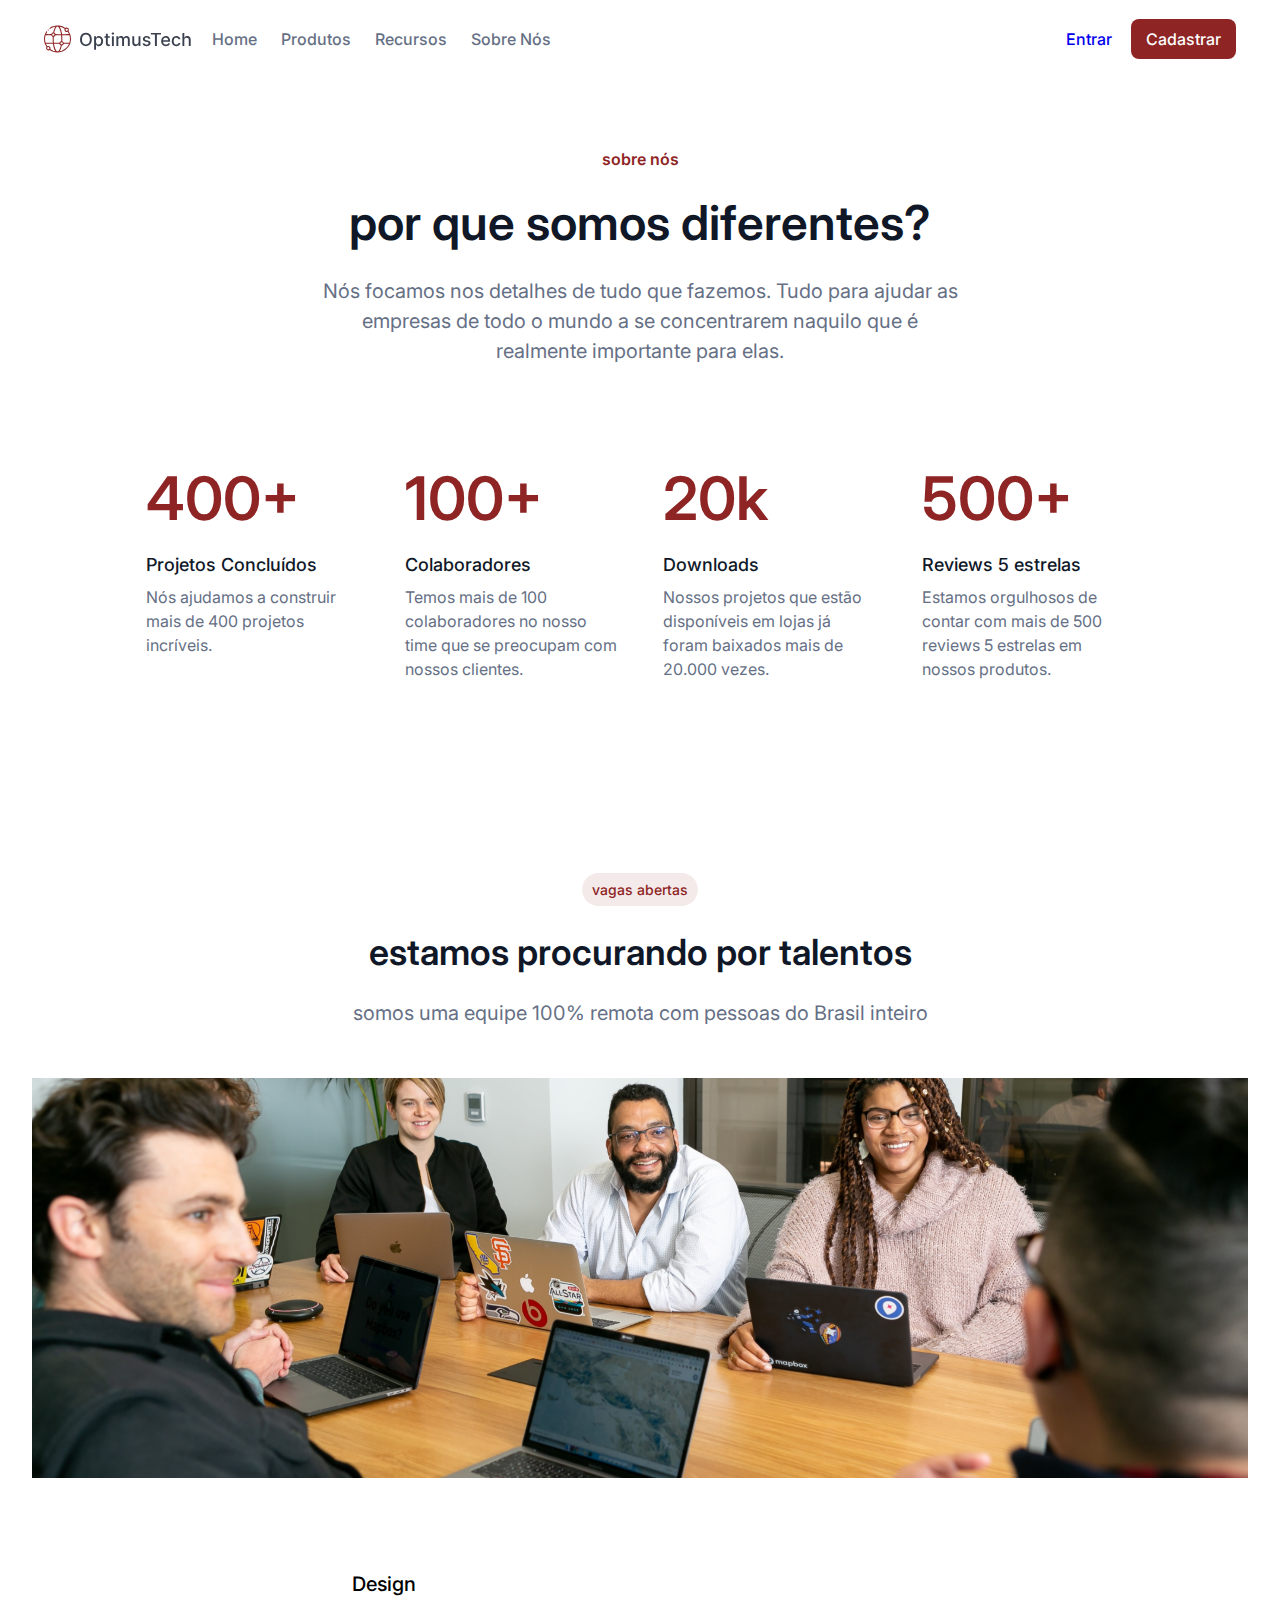
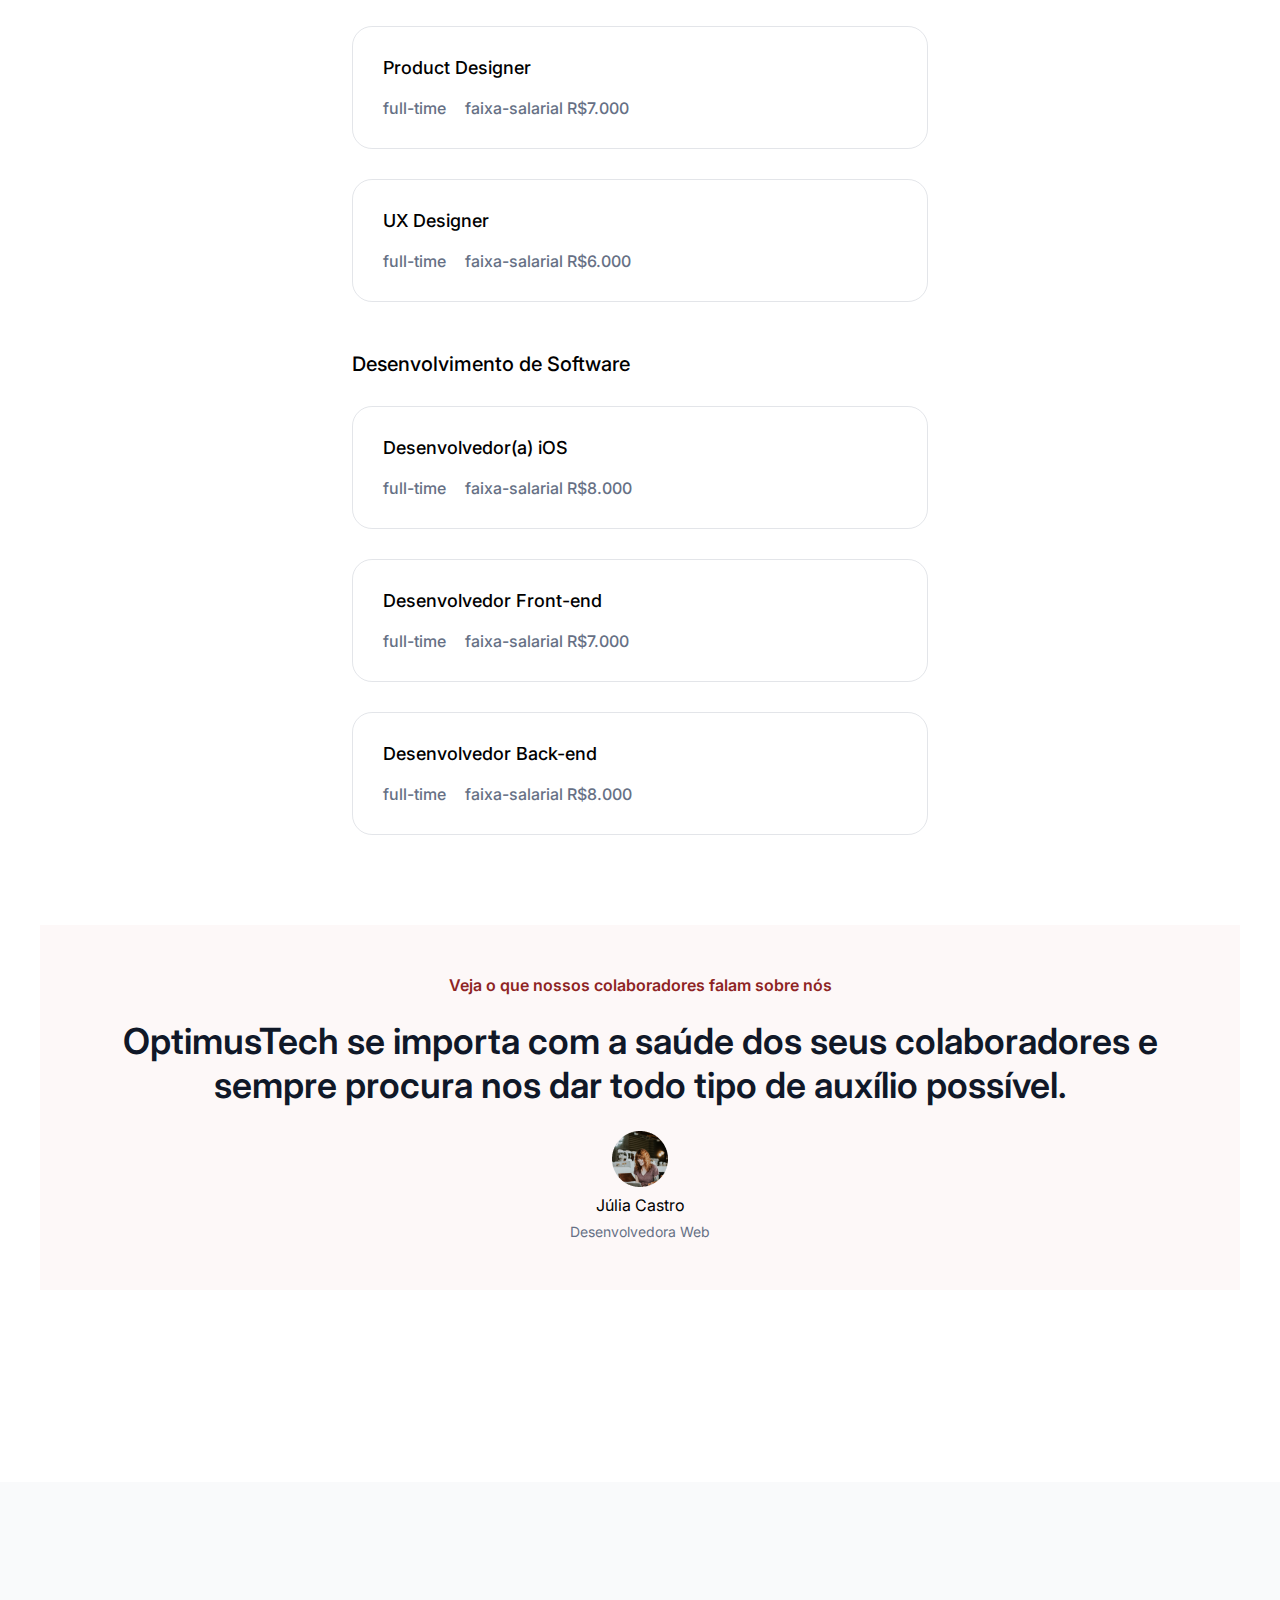
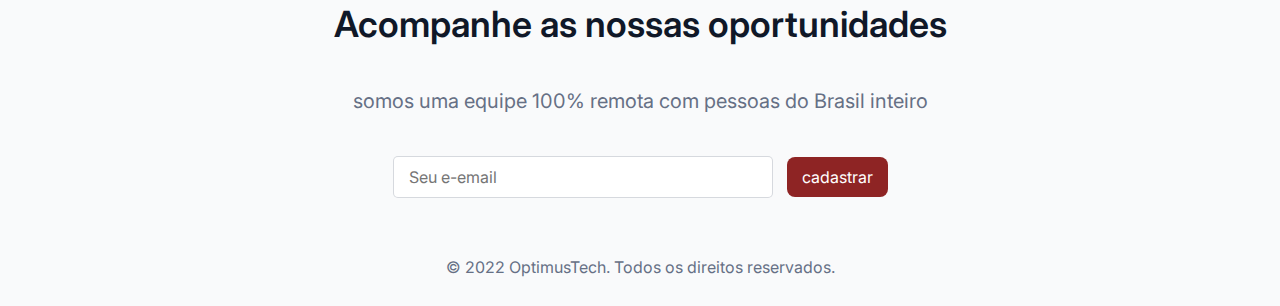
<file: 7days/index.html>
<!DOCTYPE html>
<html lang="pt-br">

<head>

    <meta charset="UTF-8">
    <meta name="viewport" content="width=device-width, initial-scale=1.0">

    <link rel="stylesheet" href="styles.css">

    <link rel="preconnect" href="https://fonts.googleapis.com">
    <link rel="preconnect" href="https://fonts.gstatic.com" crossorigin>
    <link href="https://fonts.googleapis.com/css2?family=Inter:wght@100;200;300;400;500;600;700;800;900&display=swap"
        rel="stylesheet">

    <title>optimus tech</title>

</head>

<body>
    <nav>

        <img src="images/_Button base.svg" alt="logotipo empresa">

        <div class="paginas">
            <a href="#">home</a>
            <a href="#">produtos</a>
            <a href="#">recursos</a>
            <a href="#">sobre nós</a>
        </div>

        <div class="botoes">
            <a href="#">entrar</a>
            <a href="#" id="cadastrar">cadastrar</a>
        </div>

    </nav>

    <div class="box">
        <h2 class="box__tag">sobre nós</h2>

        <span class="box__title">por que somos diferentes?</span>

        <p class="box__description">
            Nós focamos nos detalhes de tudo que fazemos. Tudo para ajudar as empresas de todo o mundo a se concentrarem
            naquilo que é realmente importante para elas.
        </p>
    </div>

    <section class="container__metrics">
        <div class="card">
            <h3 class="card__number">400+</h3>
            <span class="card__title">Projetos Concluídos</span>
            <p class="card__description">Nós ajudamos a construir mais de 400 projetos incríveis.</p>
        </div>

        <div class="card">
            <h3 class="card__number">100+</h3>
            <span class="card__title">Colaboradores</span>
            <p class="card__description">Temos mais de 100 colaboradores no nosso time que se preocupam com nossos
                clientes.</p>
        </div>

        <div class="card">
            <h3 class="card__number">20k</h3>
            <span class="card__title">Downloads</span>
            <p class="card__description">Nossos projetos que estão disponíveis em lojas já foram baixados mais de 20.000
                vezes.</p>
        </div>

        <div class="card">
            <h3 class="card__number">500+</h3>
            <span class="card__title">Reviews 5 estrelas</span>
            <p class="card__description">Estamos orgulhosos de contar com mais de 500 reviews 5 estrelas em nossos
                produtos.</p>
        </div>
    </section>

    <section class="jobsList">
        <div class="box">
            <h2 class="box__tag">vagas abertas</h2>
            <span class="box__title">estamos procurando por talentos</span>
            <p class="box__description">somos uma equipe 100% remota com pessoas do Brasil inteiro</p>
        </div>

        <img src="images/jobsImg.svg" alt="">

        <div class="vagas">

            <div>
                <span class="vagas__area">Design</span>

                <div class="vaga vaga1">
                    <span class="vaga__title">Product Designer</span>
                    <div class="vaga__description">
                        <span>full-time</span>
                        <span>faixa-salarial R$7.000</span>
                    </div>
                </div>

                <div class="vaga vaga2">
                    <span class="vaga__title">UX Designer</span>
                    <div class="vaga__description">
                        <span>full-time</span>
                        <span>faixa-salarial R$6.000</span>
                    </div>
                </div>

                <div class="vagas__area">
                    <span class="vagas__area">Desenvolvimento de Software</span>

                    <div class="vaga">
                        <span class="vaga__title">Desenvolvedor(a) iOS</span>
                        <div class="vaga__description">
                            <span>full-time</span>
                            <span>faixa-salarial R$8.000</span>
                        </div>
                    </div>

                    <div class="vaga">
                        <span class="vaga__title">Desenvolvedor Front-end</span>
                        <div class="vaga__description">
                            <span>full-time</span>
                            <span>faixa-salarial R$7.000</span>
                        </div>

                    </div>

                    <div class="vaga">
                        <span class="vaga__title">Desenvolvedor Back-end</span>
                        <div class="vaga__description">
                            <span>full-time</span>
                            <span>faixa-salarial R$8.000</span>
                        </div>

                    </div>
                </div>
            </div>
    </section>


    <section class="collab">
        <div class="box">
            <h2 class="box__tag">Veja o que nossos colaboradores falam sobre nós</h2>

            <span class="box__title">OptimusTech se importa com a saúde dos seus colaboradores e sempre procura nos dar
                todo tipo de auxílio possível.</span>

            <div class="dev">
                <img src="images/Avatar.png" alt="foto mulher ruiva sorrindo enquanto trabalha">
                <span id="dev__title">Júlia Castro</span>
                <span id="dev__subtitle">Desenvolvedora Web</span>
            </div>


        </div>
    </section>

    <section class="subscribe">
       

        <span class="box__title">Acompanhe as nossas oportunidades<span>
            
        <p class="box__description">somos uma equipe 100% remota com pessoas do Brasil inteiro</p>
        
        <form>
            
            <input type="email" placeholder="Seu e-email">
            <button>cadastrar</button>
        </form>

        <span id="direitos">© 2022 OptimusTech. Todos os direitos reservados.</span>
    </section>



</body>

</html>
</file>
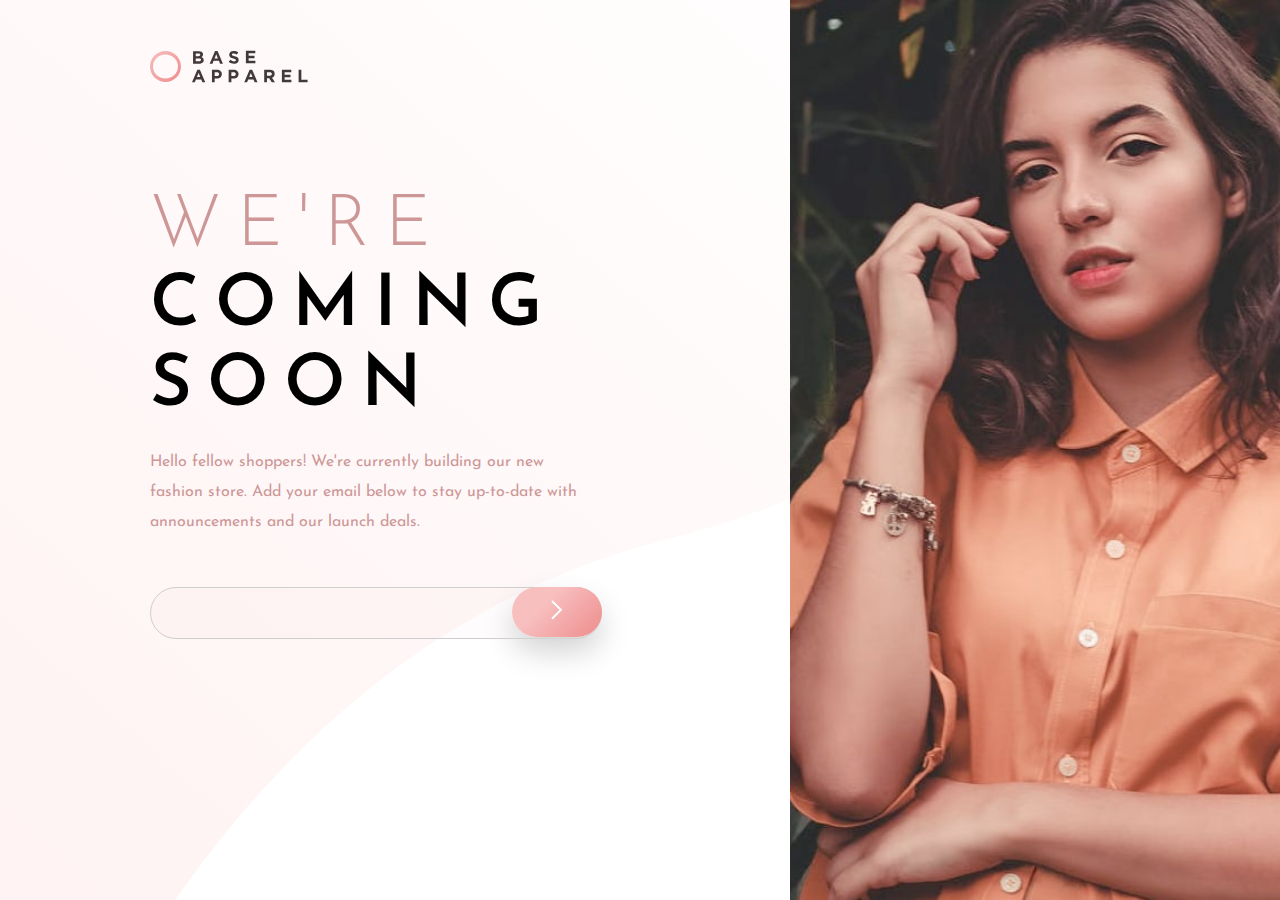
<file: base-apparel-coming-soon-master/base-apparel-coming-soon-master/index.html>
<!DOCTYPE html>
<html lang="en">

<head>
  <meta charset="UTF-8">
  <meta name="viewport" content="width=device-width, initial-scale=1.0">
  <!-- displays site properly based on user's device -->

  <link rel="icon" type="image/png" sizes="32x32" href="./images/favicon-32x32.png">

  <link rel="preconnect" href="https://fonts.googleapis.com">
  <link rel="preconnect" href="https://fonts.gstatic.com" crossorigin>
  <link href="https://fonts.googleapis.com/css2?family=Josefin+Sans:wght@300;400;600&display=swap" rel="stylesheet">

  <link rel="stylesheet" href="style.css">

  <title>Frontend Mentor | Base Apparel coming soon page</title>

  <!-- Feel free to remove these styles or customise in your own stylesheet 👍 -->
  <style>
    .attribution {
      font-size: 11px;
      text-align: center;
    }

    .attribution a {
      color: hsl(228, 45%, 44%);
    }
  </style>
</head>

<body>
  <div class="content_left">
    <div class="logo"><img src="images/logo.svg" alt=""></div>
    <div class="title">

      <span>
        We're
      </span>

      coming soon
    </div>
    <div class="description">
      <p>
        Hello fellow shoppers! We're currently building our new fashion store.
        Add your email below to stay up-to-date with announcements and our launch deals.
      </p>
    </div>
    <div class="email">

      <div class="email_box">
        <!-- Email Address -->
      </div>
      <div class="email_button">
        <div><img src="images/icon-arrow.svg" alt=""></div>
      </div>
    </div>
  </div>
    <div class="content_right"></div>
    
</body>

</html>
</file>
<file: 7days/styles.css>
:root {
    --text-color: #667085;
    --main-color: #8E2424;
    --secondary-color: #101828;

    --test-border: 1px solid pink;

    --h2: color:var(--main-color);
    
    
    font-size: 62.5%;


}

* {
    margin: 0;
    padding: 0;
    box-sizing: border-box;
    font-family: 'Inter', sans-serif;
    font-size: 1.6rem;
}



body {
    width: 100%;
    height: 100vh;
    display: flex;
    flex-direction: column;
    align-items: center;


}

nav {
    display: flex;
    flex-direction: row;
    justify-content: space-evenly;
    align-items: center;

    margin-top: 2.5rem;

    text-transform: capitalize;
    font-weight: 500;
}


.paginas {
    margin-right: 50rem;
}

.paginas a {
    color: var(--text-color);
    padding-left: 2rem;
    text-decoration: none;
}


.botoes a {
    padding: 1rem 1.5rem;
    border-radius: 0.8rem;
    text-decoration: none;


}


a:visited {
    color: var(--text-color);
}


.botoes #cadastrar {
    background-color: var(--main-color);
    color: #fff;


}


.box{

    text-align: center;
    margin: 9.6rem 32rem 5rem 32rem;
    /* border: var(--test-border); */



}


.box__tag{
    color: var(--main-color);
    font-size: 1.6rem;
    font-weight: 600;

}

.box__title{
    color: var(--secondary-color);
    font-size: 4.8rem;
    display: block;
    margin: 2.4rem 0;
    font-weight: 600;
}

.box__description {
    color: var(--text-color);
    font-weight: 400;
    font-size: 2rem;
    line-height: 3rem;
}

.container__metrics {
    display: flex;
    /* flex-direction: row; */
    justify-content: space-evenly;
    /* align-items: start; */
    /* border: var(--test-border); */
    margin: 4.6rem 11rem 9.6rem 11rem;

}

section .card {
    width: 20%;
    margin: 0 1rem;


}

section .card__number {
    color: var(--main-color);
    font-size: 6rem;
    font-weight: 600;
    margin-bottom: 2rem;

}

.card__title {
    color: var(--secondary-color);
    font-size: 1.8rem;
    font-weight: 500;
    margin-top: 2rem;

}

.card__description {
    color: var(--text-color);
    font-size: 1.6rem;
    font-weight: 400;
    line-height: 2.4rem;
    margin-top: 1rem;


}

.jobsList .box__tag{
    background-color:hsla(0, 60%, 35%, 0.096) ;
    width: fit-content;
    margin: auto;
    padding: 0.8rem 1rem;
    border-radius: 1.8rem;

    font-size: 1.4rem;
    font-weight: 500;
}

.jobsList .box__title{
    font-size: 3.6rem;
    font-weight: 600;
}

.jobsList .box__description{
    font-size: 2rem;
    font-weight: 400;
}


.vagas{
    margin:9rem 32rem;
}

.vagas__area{
    font-size: 2rem;
    font-weight: 500;
    margin-top: 5rem;
    
}

.vaga{
    display: flex;
    flex-direction: column;
   
    border: 1px solid #6670852f;
    border-radius: 2rem;
    padding: 3rem;

    margin-top: 3rem;
}

.vaga__title{
    font-size: 1.8rem;
    font-weight: 500;
}

.vaga__description{
    color: #667085;
    font-size: 1.6rem;
    font-weight: 500;
    margin-top:2rem;

}

.vaga__description span{
    margin-right: 1.5rem;
}

.collab{
    margin-bottom:9.6rem;
}

.collab .box{
    background-color: hsla(0, 77%, 43%, 0.03);
    margin:0 9.5rem;
    padding: 5rem;
}
.collab .box__title{
   
    width: 110rem;
    font-size: 3.6rem;
}


.collab span{
    font-size: 1.6rem;
}



.dev{
    display: flex;
    flex-direction: column;
    align-items: center;
    justify-content: center;
}

#dev__title{
    font-size: 1.6rem;
    margin: 0.8rem 0;
    
}

#dev__subtitle{
    font-size: 1.4rem;
    color:var(--text-color);
    
}



.subscribe{
    width: 100vw;
    height: 100vh; 
    margin-top: 9.6rem;
    margin-bottom: 9.6rem;
    padding-top: 9.6rem;

    background-color:#f9fafb;
    text-align: center;

   
}

.subscribe .box__title{
    font-size: 3.6rem;
}

.subscribe .box__description{
    margin: 4rem;
}

form{
    margin: 4rem;
}
.subscribe input{
    width: 38rem;
    padding: 1rem 1.5rem;
    margin-right: 1rem;
    border-radius: 0.5rem;
    border:0.05rem solid #66708544;
}

.subscribe input:hover,:valid{
    outline: none;
    
}

.subscribe button{
    padding: 1rem 1.5rem;
    border-radius: 0.8rem;
    border:none;
    background-color: #8E2424;
    color: #fff;
}



#direitos{
    color: var(--text-color);
    font-size: 1.6rem;
    font-weight: 400;

}
</file>
<file: base-apparel-coming-soon-master/base-apparel-coming-soon-master/style.css>
*{
    margin: 0;
    padding: 0;
}

body{
    font-family: 'Josefin Sans', sans-serif;
    display: flex;
    flex-direction: row;
    background-image: url(images/bg-pattern-desktop.svg);
    background-size: cover;
    background-repeat: no-repeat;

}

.content_left{
    width: 50vw;
    /* border:1px solid red; */
    margin:50px 150px;
    

}

.content_right{
    width:50vw;
    height: 100vh;
    background-image: url(images/hero-desktop.jpg);
    background-size: cover;
    background-repeat: no-repeat;
    /* border:1px solid red; */
    
}

.title{
    font-size: 72px;
    font-weight: 600;
    text-transform: uppercase;
    width: 100px;
    padding:100px 0 20px 0;


    line-height: 80px;
    letter-spacing: 15px;


}

.title span{
    font-weight: 300;
    color:hsl(0, 36%, 70%);
}

.description{
    /* border:1px solid red; */
    width:430px ;

    color:hsl(0, 36%, 70%);
    line-height: 30px;
   margin-bottom: 50px;
}

.email{
    display: flex;
    flex-direction: row;
}

.email_box{
    background-color: hsla(0, 36%, 70%, 0.027);
    border:1px solid rgb(206, 206, 206);
    border-radius: 50px;
    width:450px;
    height: 50px;
}

.email_button{
    width:90px;
    height: 50px;
    border-radius: 50px;

    background:linear-gradient(135deg, hsl(0, 80%, 86%) 35%,hsl(0, 74%, 74%) 100%);
    margin-left: -90px;
    box-shadow: 0px 15px 30px rgb(212, 212, 212);

    display: flex;
    align-items: center;
    justify-content: center;
}

.email_button div{
</file>
